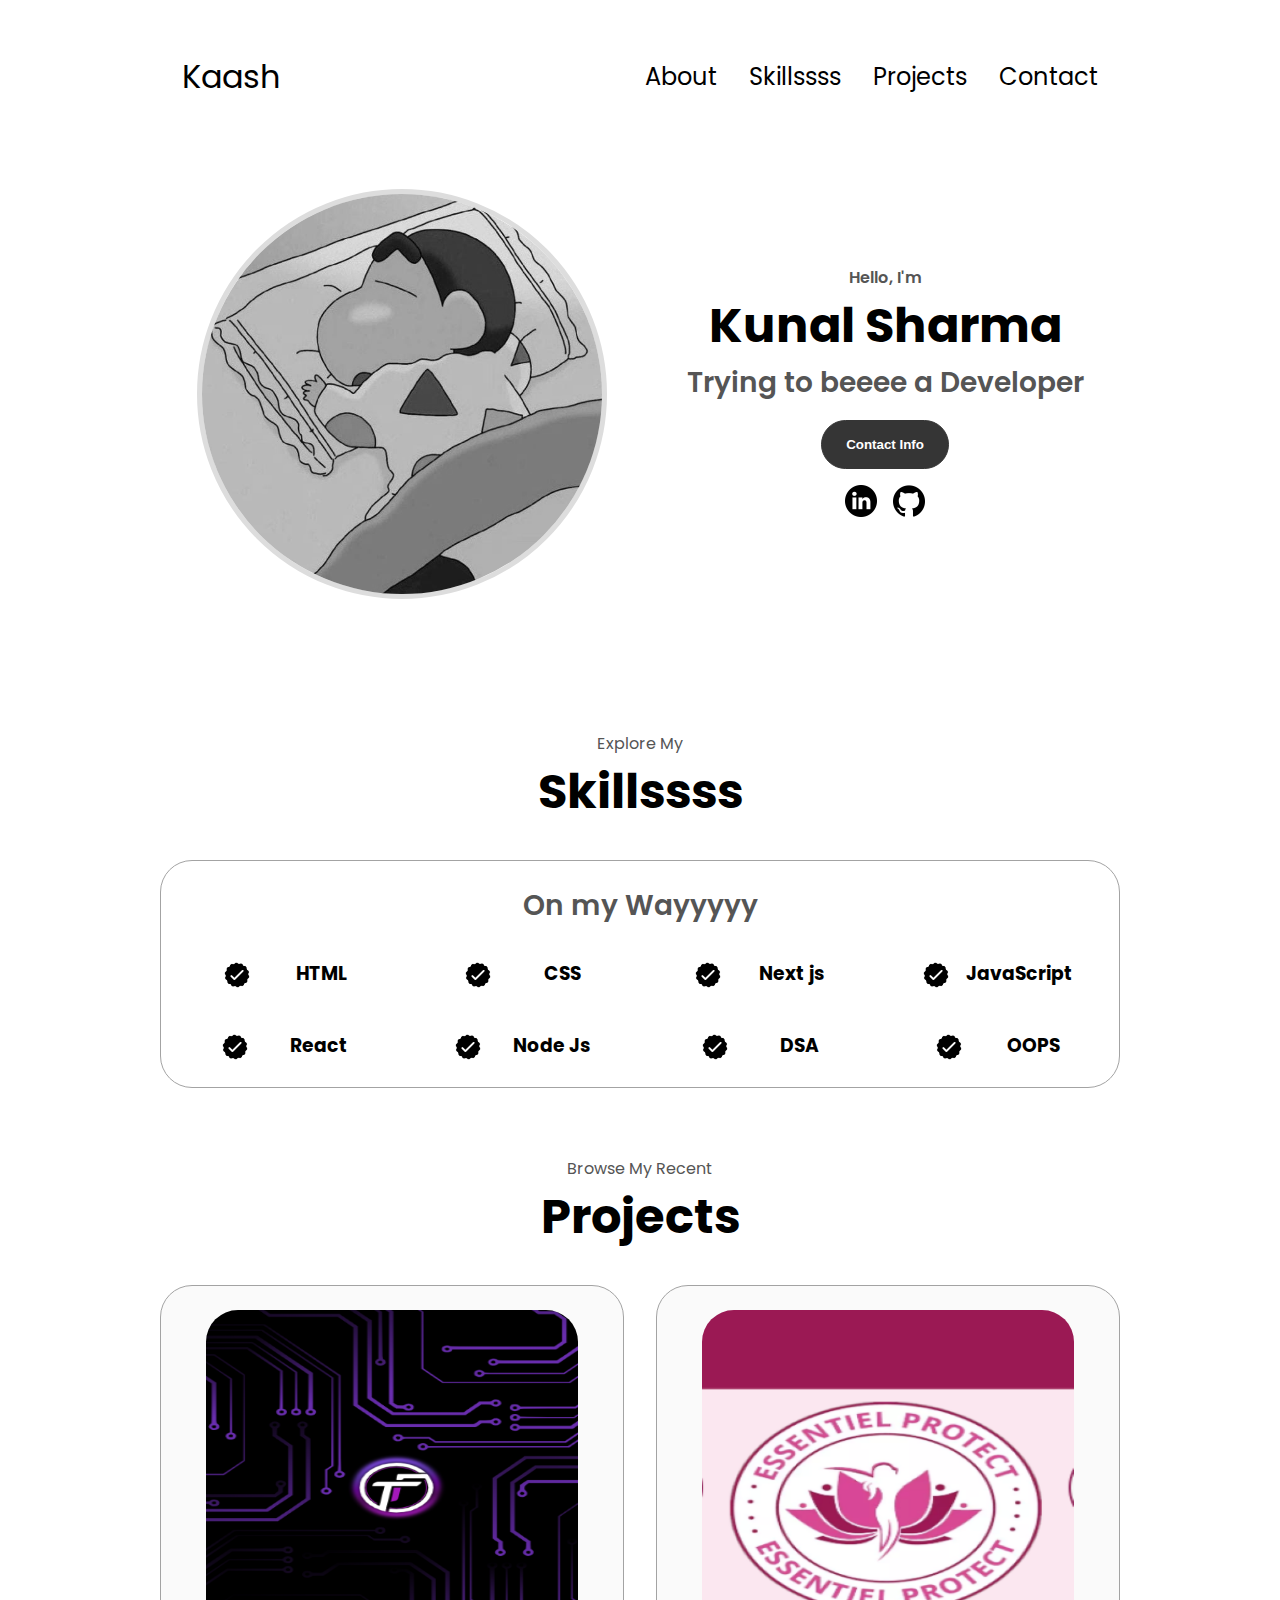
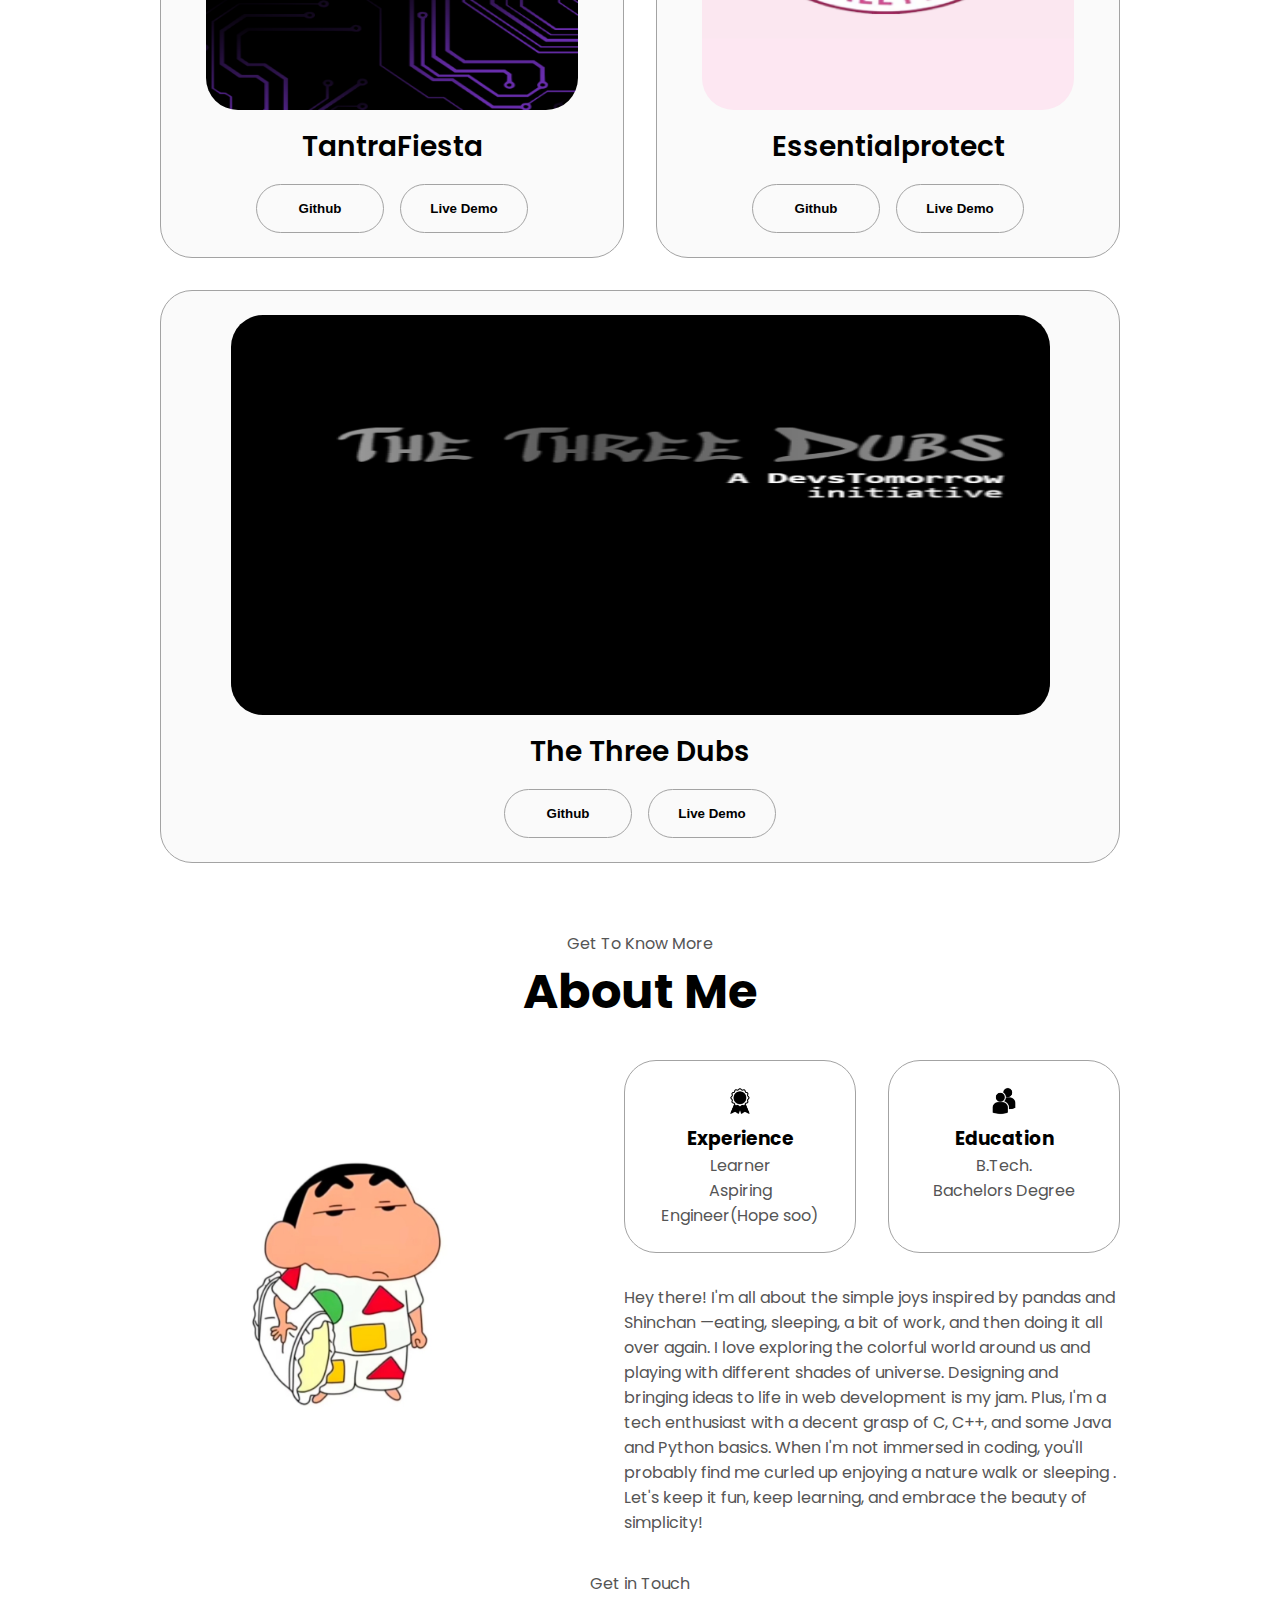
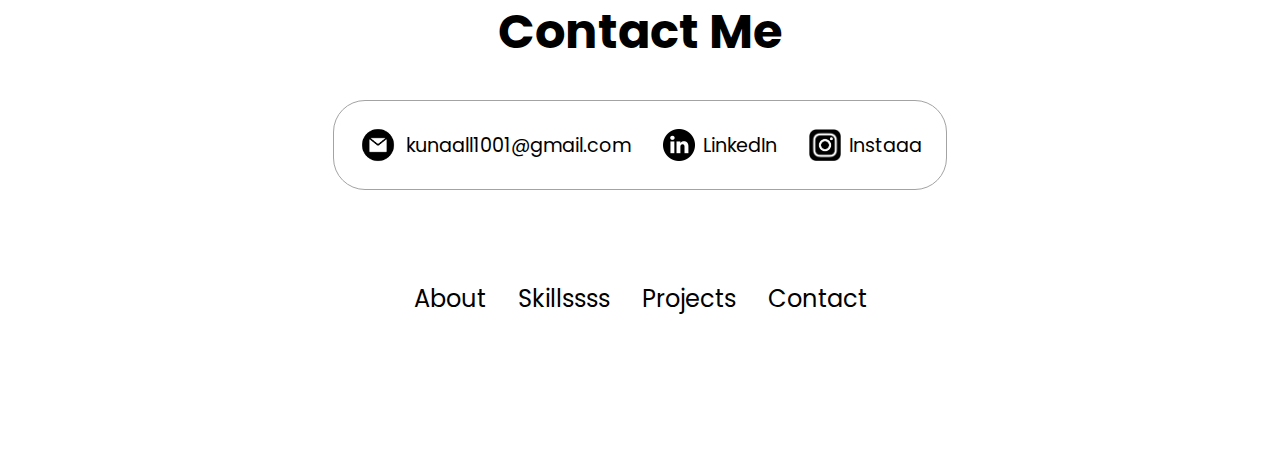
<file: index.html>
<!DOCTYPE html>
<html lang="en">

<head>
  <meta charset="UTF-8" />
  <meta http-equiv="X-UA-Compatible" content="IE=edge" />
  <meta name="viewport" content="width=device-width, initial-scale=1.0" />
  <title>My Portfolio</title>
  <link rel="stylesheet" href="style.css" />
  <link rel="stylesheet" href="mediaqueries.css" />
</head>

<body>
  <nav id="desktop-nav">
    <div class="logo"><a href="#Kaash">Kaash</a></div>
    <div>
      <ul class="nav-links">
        <li><a href="#about">About</a></li>
        <li><a href="#experience">Skillssss</a></li>
        <li><a href="#projects">Projects</a></li>
        <li><a href="#contact">Contact</a></li>
      </ul>
    </div>
  </nav>
  <nav id="hamburger-nav">
    <div class="logo">Kunal Sharma</div>
    <div class="hamburger-menu">
      <div class="hamburger-icon" onclick="toggleMenu()">
        <span></span>
        <span></span>
        <span></span>
      </div>
      <div class="menu-links">
        <li><a href="#Kaash" onclick="toggleMenu()">Kaash</a></li>
        <li><a href="#about" onclick="toggleMenu()">About</a></li>
        <li><a href="#experience" onclick="toggleMenu()">Experience</a></li>
        <li><a href="#projects" onclick="toggleMenu()">Projects</a></li>
        <li><a href="#contact" onclick="toggleMenu()">Contact</a></li>
      </div>
    </div>
  </nav>
  <section id="profile">
    <div class="section__pic-container">
      <img src="./assets/profile-pic.png" alt="John Doe profile picture" />
    </div>
    <div class="section__text">
      <p class="section__text__p1">Hello, I'm</p>
      <h1 class="title">Kunal Sharma</h1>
      <p class="section__text__p2">Trying to beeee a Developer</p>
      <div class="btn-container">
        <!-- <button class="btn btn-color-2" onclick="window.open('./assets/resume-example.pdf')">
        Download CV
      </button> -->
        <button class="btn btn-color-1" onclick="location.href='./#contact'">
          Contact Info
        </button>
      </div>
      <div id="socials-container">
        <a href="https://www.linkedin.com/in/kunal-sharma-4a0179271/" target="_blank">
          <img src="./assets/linkedin.png" alt="My LinkedIn profile" class="icon" />
        </a>
        <a href="https://github.com/Kunaal64" target="_blank">
          <img src="./assets/github.png" alt="My Github profile" class="icon" />
        </a>
      </div>

    </div>
  </section>
  <section id="experience">
    <p class="section__text__p1">Explore My</p>
    <h1 class="title">Skillssss</h1>
    <div class="experience-details-container">
      <div class="about-containers">
        <div class="details-container">
          <h2 class="experience-sub-title">On my Wayyyyy</h2>
          <div class="article-container">
            <article>
              <img src="./assets/checkmark.png" alt="Experience icon" class="icon" />
              <div>
                <h3>HTML</h3>
                <!-- <p>Experienced</p> -->
              </div>
            </article>
            <article>
              <img src="./assets/checkmark.png" alt="Experience icon" class="icon" />
              <div>
                <h3>CSS</h3>
                <!-- <p>Experienced</p> -->
              </div>
            </article>
            <article>
              <img src="./assets/checkmark.png" alt="Experience icon" class="icon" />
              <div>
                <h3>Next js</h3>
                <!-- <p>Intermediate</p> -->
              </div>
            </article>
            <article>
              <img src="./assets/checkmark.png" alt="Experience icon" class="icon" />
              <div>
                <h3>JavaScript</h3>
                <!-- <p>Basic</p> -->
              </div>
            </article>
            <article>
              <img src="./assets/checkmark.png" alt="Experience icon" class="icon" />
              <div>
                <h3>React</h3>
                <!-- <p>Basic</p> -->
              </div>
            </article>
            <article>
              <img src="./assets/checkmark.png" alt="Experience icon" class="icon" />
              <div>
                <h3>Node Js</h3>
                <!-- <p>Intermediate</p> -->
              </div>
            </article>
            <article>
              <img src="./assets/checkmark.png" alt="Experience icon" class="icon" />
              <div>
                <h3>DSA</h3>
                <!-- <p>Intermediate</p> -->
              </div>
            </article>
            <article>
              <img src="./assets/checkmark.png" alt="Experience icon" class="icon" />
              <div>
                <h3>OOPS</h3>
                <!-- <p>Intermediate</p> -->
              </div>
            </article>
          </div>
        </div>
        <!-- <div class="details-container">
          <h2 class="experience-sub-title">Frontend Development</h2>
          <div class="article-container">
            <article>
              <img src="./assets/checkmark.png" alt="Experience icon" class="icon" />
              <div>
                <h3>DSA</h3>
                 <p>Basic</p>
              </div>
            </article>
            <article>
              <img src="./assets/checkmark.png" alt="Experience icon" class="icon" />
              <div>
                <h3>OOPs</h3>
                <p>Intermediate</p>
              </div>
            </article>
            <article>
              <img src="./assets/checkmark.png" alt="Experience icon" class="icon" />
              <div>
                <h3>Express JS</h3>
                <p>Intermediate</p>
              </div>
            </article>
            <article>
              <img src="./assets/checkmark.png" alt="Experience icon" class="icon" />
              <div>
                <h3>Git</h3>
                <p>Intermediate</p>
              </div>
            </article>
          </div>
        </div>
      </div>
    </div>  -->
        <!-- <img src="./assets/arrow.png" alt="Arrow icon" class="icon arrow" onclick="location.href='./#projects'" /> -->
  </section>
  <section id="projects">
    <p class="section__text__p1">Browse My Recent</p>
    <h1 class="title">Projects</h1>
    <div class="experience-details-container">
      <div class="about-containers">
        <div class="details-container color-container">
          <div class="article-container">
            <img src="./assets/project-1.png" alt="Project 1" class="project-img" />
          </div>
          <h2 class="experience-sub-title project-title">TantraFiesta</h2>
          <div class="btn-container">
            <button class="btn btn-color-2 project-btn" onclick="window.open('https://github.com/Kunaal64', '_blank')">
              Github
            </button>
            <button class="btn btn-color-2 project-btn"
              onclick="window.open('https://2023.tantrafiesta.in/', '_blank')">
              Live Demo
            </button>
          </div>
        </div>
        <div class="details-container color-container">
          <div class="article-container">
            <img src="./assets/project-2.png" alt="Project 2" class="project-img" />
          </div>
          <h2 class="experience-sub-title project-title">Essentialprotect</h2>
          <div class="btn-container">
            <button class="btn btn-color-2 project-btn" onclick="window.open('https://github.com/Kunaal64','_blank')">
              Github
            </button>
            <button class="btn btn-color-2 project-btn"
              onclick="window.open('https://essentielprotect.fr/en/','_blank')">
              Live Demo
            </button>
          </div>
        </div>
        <div class="details-container color-container">
          <div class="article-container">
            <img src="./assets/project-3.png" alt="Project 3" class="project-img" />
          </div>
          <h2 class="experience-sub-title project-title">The Three Dubs</h2>
          <div class="btn-container">
            <button class="btn btn-color-2 project-btn" onclick="window.open('https://github.com/Kunaal64','_blank')">
              Github
            </button>
            <button class="btn btn-color-2 project-btn" onclick="window.open('https://www.3dubs.in/','_blank')">
              Live Demo
            </button>
          </div>
        </div>
      </div>
    </div>
    <!-- <img src="./assets/arrow.png" alt="Arrow icon" class="icon arrow" onclick="location.href='./#contact'" /> -->
  </section>
  <section id="about">
    <p class="section__text__p1">Get To Know More</p>
    <h1 class="title">About Me</h1>
    <div class="section-container">
      <div class="section__pic-containers">
        <img src="./assets/about-pic.png" alt="Profile picture" class="about-pic" />
      </div>
      <div class="about-details-container">
        <div class="about-containers">
          <div class="details-container">
            <img src="./assets/experience.png" alt="Experience icon" class="icon" />
            <h3>Experience</h3>
            <p>Learner <br />Aspiring Engineer(Hope soo)</p>
          </div>
          <div class="details-container">
            <img src="./assets/education.png" alt="Education icon" class="icon" />
            <h3>Education</h3>
            <p>B.Tech. <br>Bachelors Degree</p>
          </div>
        </div>
        <div class="text-container">
          <p>
            Hey there! I'm all about the simple joys inspired by pandas and Shinchan —eating, sleeping, a bit of work,
            and then doing
            it all over again. I love exploring the colorful world around us and playing with different shades of
            universe. Designing and bringing ideas to life in web development is my jam. Plus, I'm a tech enthusiast
            with a decent grasp of C, C++, and some Java and Python basics. When I'm not immersed in coding, you'll
            probably find me curled up enjoying a nature walk or sleeping . Let's keep it fun, keep learning, and
            embrace the beauty of simplicity!
          </p>
        </div>
      </div>
    </div>
    <!-- <img src="./assets/arrow.png" alt="Arrow icon" class="icon arrow" onclick="location.href='./#experience'" /> -->
  </section>


  <section id="contact">
    <p class="section__text__p1">Get in Touch</p>
    <h1 class="title">Contact Me</h1>
    <div class="contact-info-upper-container">
      <div class="contact-info-container">
        <img src="./assets/email.png" alt="Email icon" class="icon contact-icon email-icon" />
        <p><a href="mailto:kunaall1001@gmail.com">kunaall1001@gmail.com</a></p>
      </div>
      <div class="contact-info-container">
        <img src="./assets/linkedin.png" alt="LinkedIn icon" class="icon contact-icon" />
        <p><a href="https://www.linkedin.com/in/kunal-sharma-4a0179271/" target="_blank">LinkedIn</a></p>
      </div>
      <div class="contact-info-container">
        <img src="./assets/instagram.png" alt="instagram icon" class="icon contact-icon" />
        <p><a href="https://www.instagram.com/hee_kunaal/" target="_blank">Instaaa</a></p>
      </div>
    </div>
  </section>
  <footer>
    <nav>
      <div class="nav-links-container">
        <ul class="nav-links">
          <li><a href="#about">About</a></li>
          <li><a href="#experience">Skillssss</a></li>
          <li><a href="#projects">Projects</a></li>
          <li><a href="#contact">Contact</a></li>
        </ul>
      </div>
    </nav>
  </footer>
  <script src="script.js"></script>
</body>

</html>
</file>
<file: style.css>
/* GENERAL */

@import url("https://fonts.googleapis.com/css2?family=Poppins:wght@300;400;500;600&display=swap");

* {
  margin: 0;
  padding: 0;
}

body {
  font-family: "Poppins", sans-serif;
}

html {
  scroll-behavior: smooth;
}

p {
  color: rgb(85, 85, 85);
}

/* TRANSITION */

a,
.btn {
  transition: all 300ms ease;
}

/* DESKTOP NAV */

nav,
.nav-links {
  display: flex;
}

nav {
  justify-content: space-around;
  align-items: center;
  height: 17vh;
}

.nav-links {
  gap: 2rem;
  list-style: none;
  font-size: 1.5rem;
}

a {
  color: black;
  text-decoration: none;
  text-decoration-color: white;
}

a:hover {
  color: grey;
  text-decoration: underline;
  text-underline-offset: 1rem;
  text-decoration-color: rgb(181, 181, 181);
}

.logo {
  font-size: 2rem;
}

.logo:hover {
  cursor: default;
}

/* HAMBURGER MENU */

#hamburger-nav {
  display: none;
}

.hamburger-menu {
  position: relative;
  display: inline-block;
}

.hamburger-icon {
  display: flex;
  flex-direction: column;
  justify-content: space-between;
  height: 24px;
  width: 30px;
  cursor: pointer;
}

.hamburger-icon span {
  width: 100%;
  height: 2px;
  background-color: black;
  transition: all 0.3 ease-in-out;
}

.menu-links {
  position: absolute;
  top: 100%;
  right: 0;
  background-color: white;
  width: fit-content;
  max-height: 0;
  overflow: hidden;
  transition: all 0.3 ease-in-out;
}

.menu-links a {
  display: block;
  padding: 10px;
  text-align: center;
  font-size: 1.5rem;
  color: black;
  text-decoration: none;
  transition: all 0.3 ease-in-out;
}

.menu-links li {
  list-style: none;
}

.menu-links.open {
  max-height: 300px;
}

.hamburger-icon.open span:first-child {
  transform: rotate(45deg) translate(10px, 5px);
}

.hamburger-icon.open span:nth-child(2) {
  opacity: 0;
}

.hamburger-icon.open span:last-child {
  transform: rotate(-45deg) translate(10px, -5px);
}

.hamburger-icon span:first-child {
  transform: none;
}

.hamburger-icon span:first-child {
  opacity: 1;
}

.hamburger-icon span:first-child {
  transform: none;
}

/* SECTIONS */

section {
  padding-top: 4vh;
  height: 96vh;
  margin: 0 10rem;
  box-sizing: border-box;
  min-height: fit-content;
}

.section-container {
  display: flex;
  height: auto;
}

/* PROFILE SECTION */

#profile {
  display: flex;
  justify-content: center;
  gap: 5rem;
  height: auto;
}
.section__pic-containers {
  display: flex;
  height: 400px;
  width: 400px;
  margin: auto 0;
}

.section__pic-container {
  display: flex;
  justify-content: center; /* Centers the image horizontally */
  align-items: center; /* Centers the image vertically */
  border-radius: 50%; /* Makes the container fully rounded */
  overflow: hidden; /* Ensures the image is cropped to the container's shape */
  width: 200px; /* Adjust the size as needed */
  height: 200px; /* Adjust the size as needed */
  margin: auto;
  border: 5px solid #ddd; /* Adds a subtle border for an aesthetic look */
  position:relative;
  z-index: -2;
}

.section__pic-container img {
  width: 100%; /* Ensures the image covers the container */
  height: 100%; /* Ensures the image covers the container */
  object-fit: cover; /* Ensures the image maintains aspect ratio and fills the container */
  filter: grayscale(100%); /* Applies the black-and-white effect */
}

.section__text {
  align-self: center;
  text-align: center;
}

.section__text p {
  font-weight: 600;
}

.section__text__p1 {
  text-align: center;
}

.section__text__p2 {
  font-size: 1.75rem;
  margin-bottom: 1rem;
}

.title {
  font-size: 3rem;
  text-align: center;
}

#socials-container {
  display: flex;
  justify-content: center;
  margin-top: 1rem;
  gap: 1rem;
}

/* ICONS */

.icon {
  cursor: pointer;
  height: 2rem;
}

/* BUTTONS */

.btn-container {
  display: flex;
  justify-content: center;
  gap: 1rem;
}

.btn {
  font-weight: 600;
  transition: all 300ms ease;
  padding: 1rem;
  width: 8rem;
  border-radius: 2rem;
}

.btn-color-1,
.btn-color-2 {
  border: rgb(53, 53, 53) 0.1rem solid;
}

.btn-color-1:hover,
.btn-color-2:hover {
  cursor: pointer;
}

.btn-color-1,
.btn-color-2:hover {
  background: rgb(53, 53, 53);
  color: white;
}

.btn-color-1:hover {
  background: rgb(0, 0, 0);
}

.btn-color-2 {
  background: none;
}

.btn-color-2:hover {
  border: rgb(255, 255, 255) 0.1rem solid;
}

.btn-container {
  gap: 1rem;
}

/* ABOUT SECTION */

#about {
  position: relative;
  height: auto;
}

.about-containers {
  gap: 2rem;
  margin-bottom: 2rem;
  margin-top: 2rem;
}

.about-details-container {
  justify-content: center;
  flex-direction: column;
}

.about-containers,
.about-details-container {
  display: flex;
}

.about-pic {
  border-radius: 2rem;
}

.arrow {
  position: absolute;
  right: -5rem;
  bottom: 2.5rem;
}

.details-container {
  padding: 1.5rem;
  flex: 1;
  background: white;
  border-radius: 2rem;
  border: rgb(53, 53, 53) 0.1rem solid;
  border-color: rgb(163, 163, 163);
  text-align: center;
}

.section-container {
  gap: 4rem;
  height: 80%;
}

.section__pic-container {
  height: 400px;
  width: 400px;
  margin: auto 0;
}

/* EXPERIENCE SECTION */

#experience {
  position: relative;
  height: auto;
}

.experience-sub-title {
  color: rgb(85, 85, 85);
  font-weight: 600;
  font-size: 1.75rem;
  margin-bottom: 2rem;
}

.experience-details-container {
  display: flex;
  justify-content: center;
  flex-direction: column;
}

.article-container {
  display: flex;
  text-align: initial;
  flex-wrap: wrap;
  flex-direction: row;
  gap: 2.5rem;
  justify-content: space-around;
}

article {
  display: flex;
  width: 10rem;
  justify-content: space-around;
  gap: 0.5rem;
}

article .icon {
  cursor: default;
}

/* PROJECTS SECTION */

#projects {
  position: relative;
}

.color-container {
  border-color: rgb(163, 163, 163);
  background: rgb(250, 250, 250);
}

.project-img {
  border-radius: 2rem;
  width: 90%;
  height: 400px;
}

.project-title {
  margin: 1rem;
  color: black;
}

.project-btn {
  color: black;
  border-color: rgb(163, 163, 163);
}

/* CONTACT */

#contact {
  display: flex;
  justify-content: center;
  flex-direction: column;
  height: 70vh;
}

.contact-info-upper-container {
  display: flex;
  justify-content: center;
  border-radius: 2rem;
  border: rgb(53, 53, 53) 0.1rem solid;
  border-color: rgb(163, 163, 163);
  background: (250, 250, 250);
  margin: 2rem auto;
  padding: 0.5rem;
}

.contact-info-container {
  display: flex;
  align-items: center;
  justify-content: center;
  gap: 0.5rem;
  margin: 1rem;
}

.contact-info-container p {
  font-size: larger;
}

.contact-icon {
  cursor: default;
}

.email-icon {
  height: 2.5rem;
}

/* FOOTER SECTION */

footer {
  height: 26vh;
  margin: 0 1rem;
}

footer p {
  text-align: center;
}
</file>
<file: mediaqueries.css>
@media screen and (max-width: 1400px) {
  #profile {
    height: auto;
    margin-bottom: 6rem;
  }
  .about-containers {
    flex-wrap: wrap;
  }
  #contact,
  #projects {
    height: fit-content;
  }
}

@media screen and (max-width: 1200px) {
  #desktop-nav {
    display: none;
  }
  #hamburger-nav {
    display: flex;
  }
  #experience,
  .experience-details-container {
    margin-top: 2rem;
  }
  #profile,
  .section-container {
    display: block;
  }
  .arrow {
    display: none;
  }
  section,
  .section-container {
    height: fit-content;
  }
  section {
    margin: 0 5%;
  }
  .section__pic-containers {
    width: 275px;
    height: 275px;
    margin: 0 auto 2rem;
  }
  .section__pic-container {
    width: 275px;
    height: 275px;
    margin: 0 auto 2rem;
  }

  .about-containers {
    margin-top: 0;
  }
}

@media screen and (max-width: 600px) {
  #contact,
  footer {
    height: 40vh;
  }
  #profile {
    height: auto;
    margin-bottom: 0;
  }
  article {
    font-size: 1rem;
  }
  footer nav {
    height: fit-content;
    margin-bottom: 2rem;
  }
  .about-containers,
  .contact-info-upper-container,
  .btn-container {
    flex-wrap: wrap;
  }
  .contact-info-container {
    margin: 0;
  }
  .contact-info-container p,
  .nav-links li a {
    font-size: 1rem;
  }
  .experience-sub-title {
    font-size: 1.25rem;
  }
  .logo {
    font-size: 1.5rem;
  }
  .nav-links {
    flex-direction: column;
    gap: 0.5rem;
    text-align: center;
  }
  .section__pic-container {
    width: auto;
    height: 46vw;
    justify-content: center;
  }
  .section__text__p2 {
    font-size: 1.25rem;
  }
  .title {
    font-size: 2rem;
  }
  .text-container {
    text-align: justify;
  }
}



@media (max-width: 768px) {
  .section__pic-container {
    width: 200px;
    height: 200px;
    overflow: hidden;
  }
}

@media (max-width: 480px) {
  .section__pic-container {
    width: 150px;
    height: 150px;
    overflow: hidden;
    border-radius: 0px;
  }
}
</file>
